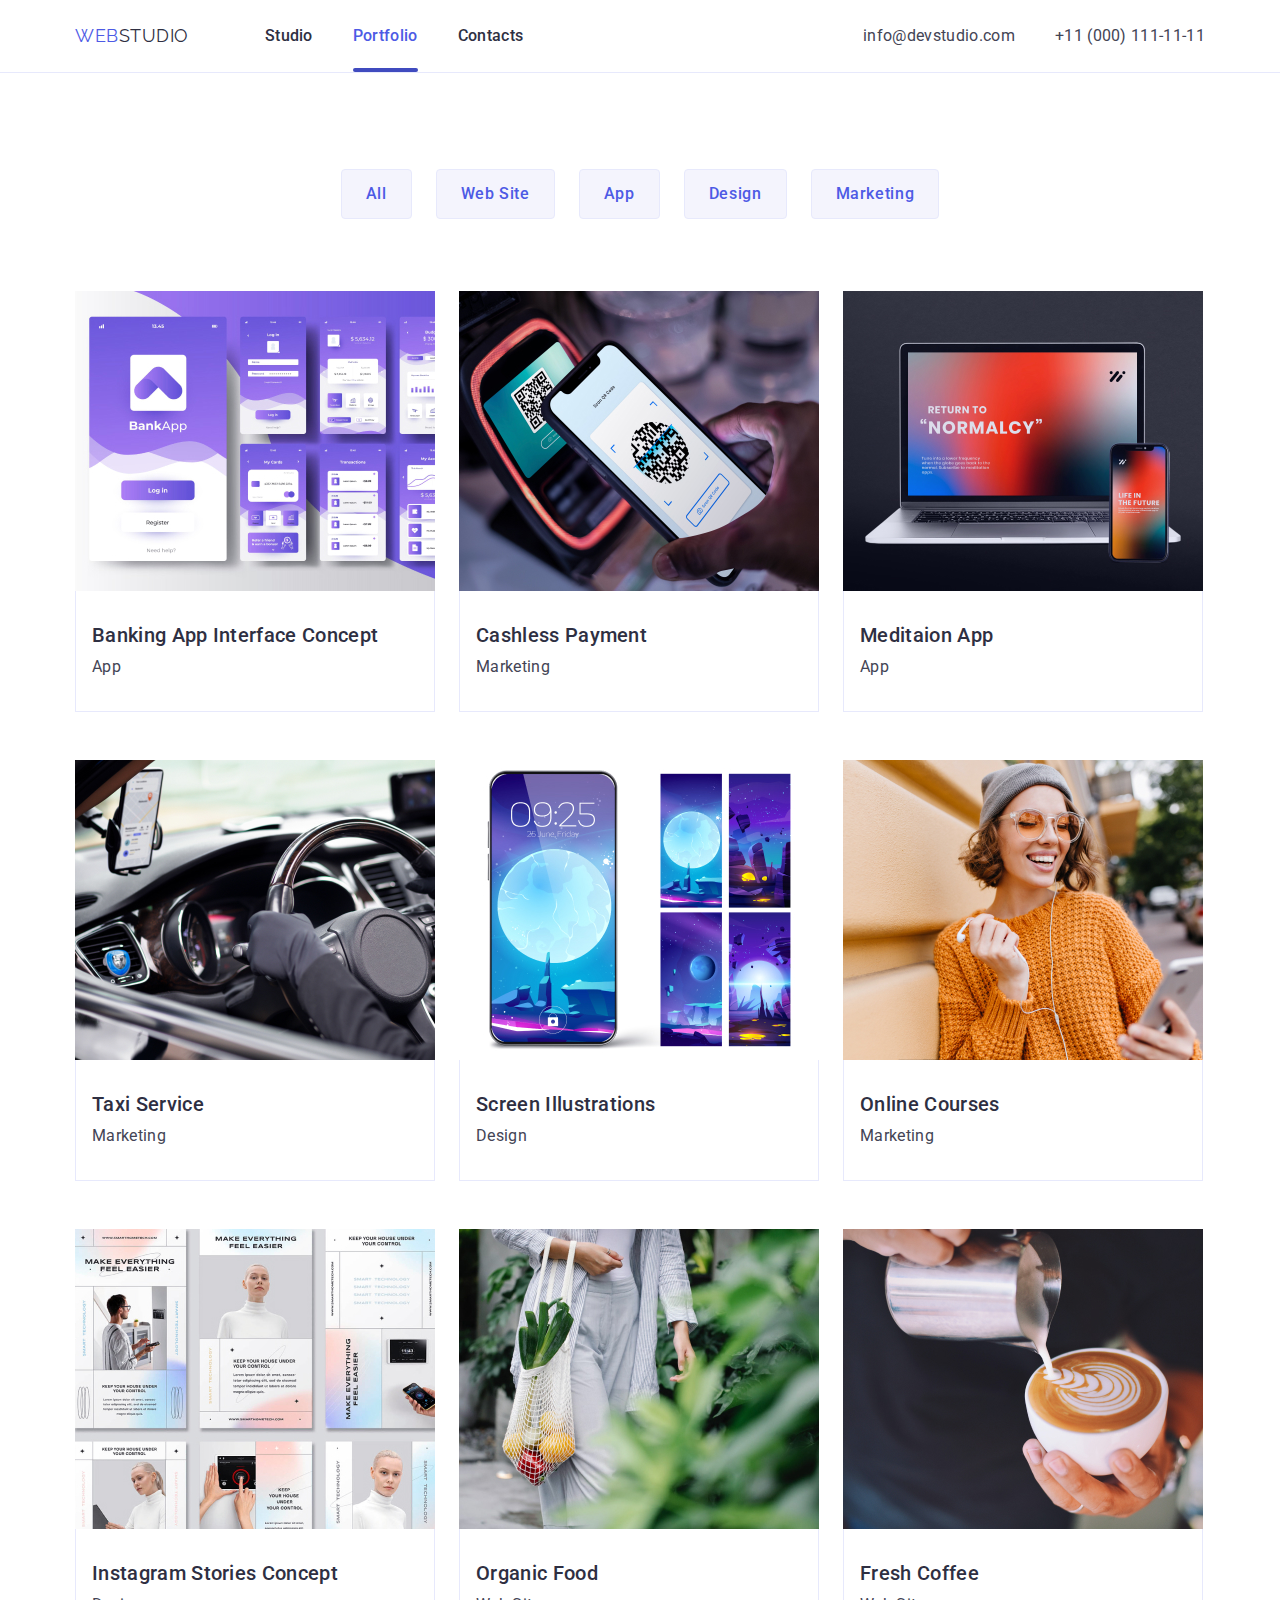
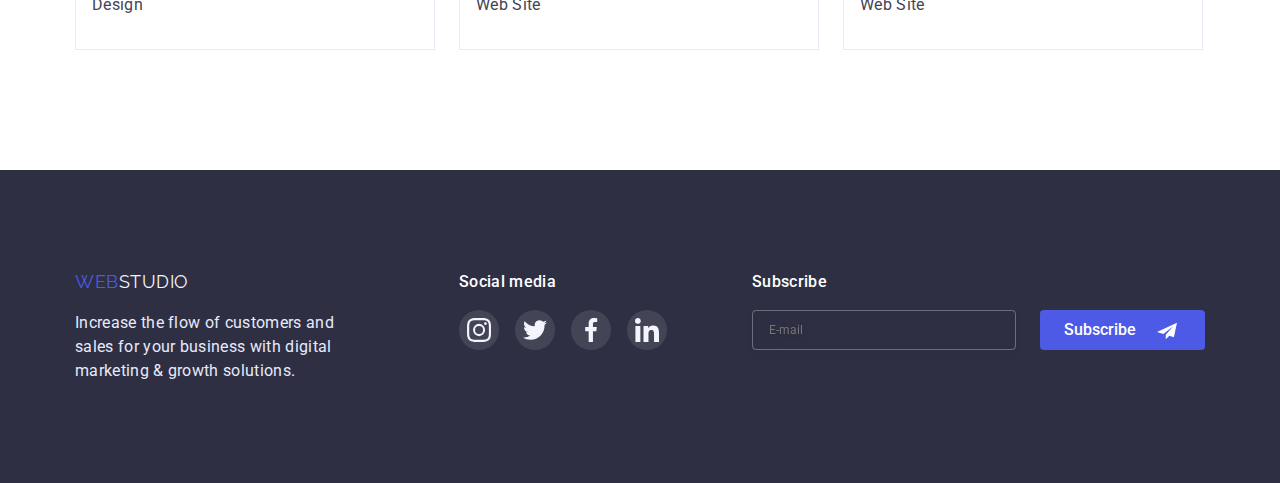
<file: portfolio.html>
<!DOCTYPE html>
<html lang="en">
<head>
    <meta charset="UTF-8">
    <meta http-equiv="X-UA-Compatible" content="IE=edge">
    <meta name="viewport" content="width=device-width, initial-scale=1.0">
    <title>Document</title>
    <link rel="preconnect" href="https://fonts.googleapis.com">
    <link rel="preconnect" href="https://fonts.gstatic.com" crossorigin>
    <link href="https://fonts.googleapis.com/css2?family=Raleway:wght@800&family=Roboto:wght@400;500;700;900&display=swap"
        rel="stylesheet">
        <link rel="stylesheet" href="https://cdnjs.cloudflare.com/ajax/libs/modern-normalize/1.1.0/modern-normalize.min.css">
    <link rel="stylesheet" href="./css/styles.css">
</head>
<body>
<header class="header-page">
    <div class="container">
        <div class="main">
            <nav class="main">
                <a class="logo" href="./index.html"><span class="accent-logo">WEB</span>STUDIO</a>
                <ul class="site-nav list">
                    <li class="item"><a href="./index.html" class="link">Studio</a></li>
                    <li class="item"><a href="./portfolio.html" class="link current">Portfolio</a></li>
                    <li class="item"><a href="" class="link">Contacts</a> </li>
                </ul>
            </nav>
            <ul class="contacts list">
                <li class="item"> <a href="mailto:info@devstudio.com" class="contacts-link">info@devstudio.com</a></li>
                <li class="item"> <a href="tel:+11(000)111-11-11" class="contacts-link">+11 (000) 111-11-11</a></li>
            </ul>
        </div>
    </div>
</header>
        <main>
            <section class="section-portfolio">
                <div class="container">
              <h1 class="filter-title">Filter</h1>
                <ul class="filter-button list">
                    <li class="item"><button type="button" class="button">All</button></li>
                    <li class="item"><button type="button" class="button">Web Site</button></li>
                    <li class="item"><button type="button" class="button">App</button></li>
                    <li class="item"><button type="button" class="button">Design</button></li>
                    <li class="item"><button type="button" class="button">Marketing</button></li>
                </ul>
              <h2 class="projects-title">Projects</h2>
                <ul class="projects list">
                    <li class="projects-elements">
                        <a href="" class="projects-link">
                            <div class="projects-thumb">
                        <img src="./images/img9.jpg" alt="interface" width="360" height="300">
                        <p class="card-overlay">
                            14 Stylish and User-Friendly App Design Concepts
                            · Task Manager App · Calorie Tracker App
                            · Exotic Fruit Ecommerce App
                            · Cloud Storage App
                        </p>
                        </div>
                        <div class="projects-card">
                            <h3 class="title">Banking App Interface Concept</h3>
                            <p class="text">App</p>
                        </div>
                        </a>
                    </li>
                    <li class="projects-elements">
                        <a href="" class="projects-link">
                            <div class="projects-thumb">
                        <img src="./images/img10.jpg" alt="phone screen" width="360" height="300">
                          <p class="card-overlay">
                            14 Stylish and User-Friendly App Design Concepts 
                            · Task Manager App · Calorie Tracker App 
                            · Exotic Fruit Ecommerce App 
                            · Cloud Storage App
                          </p>
                       </div>
                        <div class="projects-card">
                            <h3 class="title">Cashless Payment</h3>
                            <p class="text">Marketing</p>
                        </div>
                        </a>
                    </li>
                    <li class="projects-elements">
                        <a href="" class="projects-link">
                            <div class="projects-thumb">
                        <img src="./images/img11.jpg" alt="laptop screen" width="360" height="300">
                        <p class="card-overlay">
                            14 Stylish and User-Friendly App Design Concepts
                            · Task Manager App · Calorie Tracker App
                            · Exotic Fruit Ecommerce App
                            · Cloud Storage App
                        </p>
                        </div>
                        <div class="projects-card">
                            <h3 class="title">Meditaion App</h3>
                            <p class="text">App</p>
                        </div>
                        </a>
                    </li>
                    <li class="projects-elements">
                        <a href="" class="projects-link">
                            <div class="projects-thumb">
                        <img src="./images/img12.jpg" alt="car steering wheel" width="360" height="300">
                    <p class="card-overlay">
                        14 Stylish and User-Friendly App Design Concepts
                        · Task Manager App · Calorie Tracker App
                        · Exotic Fruit Ecommerce App
                        · Cloud Storage App
                    </p>
                    </div>
                        <div class="projects-card">
                        <h3 class="title">Taxi Service</h3>
                        <p class="text">Marketing</p>
                       </div>
                    </a>
                    </li>
                    <li class="projects-elements">
                        <a href="" class="projects-link">
                            <div class="projects-thumb">
                        <img src="./images/img13.jpg" alt="phone" width="360" height="300">
                    <p class="card-overlay">
                        14 Stylish and User-Friendly App Design Concepts
                        · Task Manager App · Calorie Tracker App
                        · Exotic Fruit Ecommerce App
                        · Cloud Storage App
                    </p>
                    </div>
                        <div class="projects-card">
                            <h3 class="title">Screen Illustrations</h3>
                            <p class="text">Design</p>
                        </div>
                        </a>
                    </li>
                    <li class="projects-elements">
                        <a href="" class="projects-link">
                            <div class="projects-thumb">
                        <img src="./images/img14.jpg" alt="a girl who laughs" width="360" height="300">
                    <p class="card-overlay">
                        14 Stylish and User-Friendly App Design Concepts
                        · Task Manager App · Calorie Tracker App
                        · Exotic Fruit Ecommerce App
                        · Cloud Storage App
                    </p>
                    </div>
                        <div class="projects-card">
                            <h3 class="title">Online Courses</h3>
                            <p class="text">Marketing</p>
                        </div>
                        </a>
                    </li>
                    <li class="projects-elements">
                        <a href="" class="projects-link">
                            <div class="projects-thumb">
                        <img src="./images/img15.jpg" alt="Stories Concept" width="360" height="300">
                        <p class="card-overlay">
                            14 Stylish and User-Friendly App Design Concepts
                            · Task Manager App · Calorie Tracker App
                            · Exotic Fruit Ecommerce App
                            · Cloud Storage App
                        </p>
                        </div>
                        <div class="projects-card">
                            <h3 class="title">Instagram Stories Concept</h3>
                            <p class="text">Design</p>
                        </div>
                        </a>
                    </li>
                    <li class="projects-elements">
                        <a href="" class="projects-link">
                            <div class="projects-thumb">
                        <img src="./images/img16.jpg" alt="a bag of vegetables" width="360" height="300">
                    <p class="card-overlay">
                        14 Stylish and User-Friendly App Design Concepts
                        · Task Manager App · Calorie Tracker App
                        · Exotic Fruit Ecommerce App
                        · Cloud Storage App
                    </p>
                    </div>
                        <div class="projects-card">
                            <h3 class="title">Organic Food</h3>
                            <p class="text">Web Site</p>
                        </div>
                        </a>
                    </li>
                    <li class="projects-elements">
                        <a href="" class="projects-link">
                            <div class="projects-thumb">
                        <img src="./images/img17.jpg" alt="a cup of cappuccino" width="360" height="300">
                    <p class="card-overlay">
                        14 Stylish and User-Friendly App Design Concepts
                        · Task Manager App · Calorie Tracker App
                        · Exotic Fruit Ecommerce App
                        · Cloud Storage App
                    </p>
                    </div>
                        <div class="projects-card">
                            <h3 class="title">Fresh Coffee</h3>
                            <p class="text">Web Site</p>
                        </div>
                        </a>
                    </li>
                </ul>
                </div>
            </section>
        </main>
<footer class="footer">
    <div class="container footer">
        <div class="footer-web-studio">
            <a href="./index.html" class="logo"><span class="accent-logo">WEB</span><span
                    class="footer-logo">STUDIO</span></a>
            <p class="footer-text">
                Increase the flow of customers and sales for your business with digital marketing & growth solutions.
            </p>
        </div>
        <div class="">
            <h3 class="footer-media">Social media</h3>
            <ul class="footer-social list">
                <li class="footer-socia-list">
                    <a class="footer-link" href="https://www.instagram.com/" aria-label="instagram">
                        <svg class="" width="24" height="24">
                            <use href="./images/icon.svg#icon-instagram"></use>
                        </svg>
                    </a>
                </li>
                <li class="footer-socia-list">
                    <a class="footer-link" href="https://twitter.com/" aria-label="twitter">
                        <svg class="" width="24" height="24">
                            <use href="./images/icon.svg#icon-twitter"></use>
                        </svg>
                    </a>
                </li>
                <li class="footer-socia-list">
                    <a class="footer-link" href="https://www.facebook.com/" aria-label="facebook">
                        <svg class="" width="24" height="24">
                            <use href="./images/icon.svg#icon-facebook"></use>
                        </svg>
                    </a>
                </li>
                <li class="footer-socia-list">
                    <a class="footer-link" href="https://www.linkedin.com/" aria-label="linkedin">
                        <svg class="" width="24" height="24">
                            <use href="./images/icon.svg#icon-linkedin"></use>
                        </svg>
                    </a>
                </li>
            </ul>
        </div>
        <div class="footer-subscribe">
            <p class="footer-media">Subscribe</p>
            <form class="footer-form" name="footer_form">
                <label for="">
                    <input class="footer-form-input" type="email" name="user_mail" placeholder="E-mail">
                </label>
                <div class="footer-form-nav">
                    <button class="footer-button" type="submit">Subscribe</button>
                    <svg class="icon" width="26" height="20">
                        <use href="./images/icons.svg#icon-Frame"></use>
                    </svg>
                </div>
            </form>
        </div>
    </div>
</footer>
</body>
</html>
</file>
<file: css/styles.css>
html {
    box-sizing: border-box;
}

*,
*::before,
*::after {
    box-sizing: border-box;
}
:root{
    --primary-text-color: #434455;
    --title-text-color: #2E2F42;
    --accent-color: #4D5AE5;
    --accent-color-hero-hover: #404BBF;
    --white-color: #ffffff;
    --white-text-color: #E7E9FC;
    --button-bg-color: #F4F4FD;
    --footer-bgk-color: #31D0AA;
    --customers-brends-color: #8e8f99;
    --modal-bgc-color: #FCFCFC;
    --label-color: #8E8F99;}

body {
    color: var(--primary-text-color);

    font-family: Roboto, sans-serif;
    letter-spacing: 0.02em;
    font-size: 16px;
    line-height: 1.5;
    font-weight: 400;

}

.list{list-style: none;
    margin: 0;
    padding: 0;
}

.container {
    margin-left: auto;
    margin-right: auto;
    width: 1158px;
    padding-left: 14px;
    padding-right: 14px;

}

/**
  |============================
  | studio
  |============================
*/

/*header*/ 

.header-page{
    background: var(--white-color);
    border-bottom: 1px solid var(--white-text-color);
}

.main{
  display: flex;
  align-items: center;

}

/*logo*/
.logo {
    color: var(--title-text-color);

    font-family: Raleway;
    letter-spacing: 0.03em;
    font-size: 18px;
    line-height: 1.33;
    text-decoration:none;}

.accent-logo { color: var(--accent-color);
font-family: Raleway;}

/* site-nav*/
.site-nav{
display: flex;
padding-left: 0;
margin-left: 76px;
}

.site-nav .item + .item{
    margin-left: 40px;
}

.site-nav .link.current::after{
    content: "";
    position: absolute;
    bottom: 0;
    display: block;
    width: 100%;
    height: 4px;

    background-color: var(--accent-color-hero-hover);
    border-radius: 2px;
}

.site-nav .link {
    position: relative;
    display: block;
    padding-top: 24px;
    padding-bottom: 24px;

    color: var(--title-text-color);

    font-weight: 500;
    font-size: 16px;
    line-height: 1.5;
    text-decoration: none;
    transition: 250ms cubic-bezier(0.4, 0, 0.2, 1);
}

.site-nav .link:hover, 
.site-nav .link:focus {
    color: var(--accent-color);}

.site-nav .link.current {
    color: var(--accent-color);}

/*contacts*/
.contacts{
    display: flex;
    margin-left: auto;
}
.contacts .item + .item{
    margin-left: 40px;
}
.contacts-link{
    color: var(--primary-text-color);
    text-decoration: none;
    transition: 250ms cubic-bezier(0.4, 0, 0.2, 1);
}
.contacts-link:hover,
.contacts-link:focus{
    color: var(--accent-color);}


/* hero*/
.hero{
    padding-top: 188px;
    padding-bottom: 188px;
    margin-left: auto;
    margin-right: auto;

    background: var(--title-text-color);

    height: 600px;
    max-width: 1440px;

    background-image: linear-gradient(to right,
    rgba(46, 47, 66, 0.7),
    rgba(46, 47, 66, 0.7)),
    url(../images/people-office\ 1.jpg);
    background-repeat: no-repeat;
    background-position: center;
    background-size: cover
    ;
}

.hero-title {
   margin-top: 0;
   margin-bottom: 48px;
   margin-left: auto;
   margin-right: auto;
   text-align: center;
   width: 494px;

    color: var(--white-color);

    font-style: normal;
    font-weight: 700;
    font-size: 56px;
    line-height: 1.07;
}

.button-hero {
    padding-left: 32px;
    padding-right: 32px;
    padding-top: 16px;
    padding-bottom: 16px;
    margin: 0 auto;
    display: block;
    color: var(--white-color);

    letter-spacing: 0.04em;
    background: var(--accent-color);
    border: transparent;
    border-radius: 4px;

    font-weight: 500;
    font-size: 16px;
    line-height: 1.5;
    align-items: center;
    cursor: pointer;
    text-align: center;
    transition: 250ms cubic-bezier(0.4, 0, 0.2, 1);
}

.button-hero:hover{
    background-color: var(--accent-color-hero-hover);
}


/*section*/
.section {
    padding-top: 120px;
    padding-bottom: 120px
}

.section.padding{
    padding-top: 0;
}

.section.team{
    background: var(--button-bg-color);
}

.section-title {
    margin-bottom: 72px;
    margin-top: 0;

    color: var(--title-text-color);

    font-weight: 700;
    font-size: 36px;
    line-height: 1.11;
    text-align: center;
    text-transform: capitalize;}

/*advantages*/

.icon-list{
    display: flex;
    align-items: center;
    justify-content: center;
    border-radius: 4px;
    width: 264px;
    height: 112px;
    background-color: var(--button-bg-color);
}

.advantages{
    display: flex;
}

.advantages .item +.item {
    margin-left: 24px;
}

.icon-list {
    display: flex;
    align-items: center;
    justify-content: center;
    border-radius: 4px;
    width: 264px;
    height: 112px;
    background-color: var(--button-bg-color);
}

.advantages .title{
    width: 264px;

    margin-bottom: 8px;
    margin-top: 8px;

    color: var(--title-text-color);

    font-weight: 500;
    font-size: 20px;
    line-height: 1.2;}

.section-title.none{
        display: none;
    }

.advantages .text{
    margin-bottom: 0;
    margin-top: 0;
    width: 264px;
    }

 /*work*/
.work{
    display: flex;
}
 .work .item{
    margin-right: 24px;
    padding-bottom: 0;

    width: 360px;
    height: 300px;
    
    background: linear-gradient(0deg, rgba(77, 90, 229, 0.1), rgba(77, 90, 229, 0.1)), url(2368.jpg);
    background-blend-mode: soft-light, normal;
    
    border: 1px solid var(--white-text-color);
 }
.work .item:nth-child(3n){
    margin-right: 0;
}

/*team*/
.section.team{
    background-color: var(--button-bg-color);
    margin-bottom: 0;
    padding-top: 120px;
    padding-bottom: 120px;
}

.team{
    display: flex;
}

.team .item{
    margin-right: 24px;

    width: 264px;

    background: var(--white-color);
    box-shadow: 0px 1px 6px rgba(46, 47, 66, 0.08), 0px 1px 1px rgba(46, 47, 66, 0.16), 0px 2px 1px rgba(46, 47, 66, 0.08);
    border-radius: 0px 0px 4px 4px;
}

.team .item:nth-child(4n){
    margin-right: 0;
}

.team-card{
    margin-top: 0;
    padding-top: 32px;
    padding-bottom: 32px;

    }

        .team .title {
            margin: 0;
            margin-bottom: 8px;

            line-height: 24px;
            letter-spacing: 0.02em;
            font-weight: 500;
            font-size: 20px;
            line-height: 1.2;
            text-align: center;
    
        }
    
        .team .text {
            margin: 0;
            margin-bottom: 8px;

            letter-spacing: 0.02em;
            font-weight: 400;
            font-size: 16px;
            line-height: 1.5;
            text-align: center;
        }

        img{
            display: block;
            max-width: 100%;
            height: auto;
        }

.social{
    display: flex;
    margin-bottom: 0;
    align-items: center;
    justify-content: center;
}

.social .team-social + .team-social{
    margin-left: 24px;
}

.link-social{
    display: flex;
    align-items: center;
    justify-content: center;
    width: 40px;
    height: 40px;
    background-color: var(--accent-color);
    border-radius: 50%;
    transition: background-color 250ms 
    cubic-bezier(0.4, 0, 0.2, 1);
}

.link-social:hover{
    background-color: var(--accent-color-hero-hover);
}

/*customers*/

.customers{
    display: flex;
    align-items: center;
    justify-content: center;
}

.customers .customers-item + .customers-item{
    margin-left: 24px;
}

.customers-link{
    display: flex;
    align-items: center;
    justify-content: center;
    width: 168px;
    height: 88px;
    
    border: 1px solid var(--customers-brends-color);
    border-radius: 4px;
    color: var(--customers-brends-color);
    transition: 250ms cubic-bezier(0.4, 0, 0.2, 1);
}

.customers-link:hover,
.customers-link:focus{
    color: var(--accent-color-hero-hover);
    border: 1px solid var(--accent-color-hero-hover);
    border-radius: 4px;
}

.customers-icon {
    fill: currentColor;
    transition: 250ms cubic-bezier(0.4, 0, 0.2, 1);
}

.customers-icon:hover{
    color: var(--accent-color-hero-hover);
}

/*backdrop*/

.backdrop{
    position: fixed;
    top: 0;
    left: 0;
    width: 100%;
    height: 100%;

    background: rgba(46, 47, 66, 0.4);
    transition: 250ms cubic-bezier(0.4, 0, 0.2, 1);
}

.backdrop.is-hidden{
    visibility: hidden;
    opacity: 0;
    pointer-events: none;
}

.modal{
    position: absolute;
    top: 50%;
    left: 50%;
    transform: translate(-50%, -50%);
    height: 576px;
    width: 408px;
    
    padding: 24px;
    background: var(--modal-bgc-color);
    box-shadow: 0px 1px 1px rgba(0, 0, 0, 0.14), 0px 1px 3px rgba(0, 0, 0, 0.12), 0px 2px 1px rgba(0, 0, 0, 0.2);
    border-radius: 4px;
    
}

.modal-button{
    position: absolute;
    display: flex;
    align-items: center;
    justify-content: center;
    width: 24px;
    height: 24px;
    top: 24px;
    right: 24px;
    border-radius: 50%;
    background-color: var(--white-text-color);
    border: 1px solid rgba(0, 0, 0, 0.1);
    transition: 250ms cubic-bezier(0.4, 0, 0.2, 1);
}

.modal-button-icon{
    fill: black;
}

.modal-button:hover{
    background-color: var(--accent-color);
}

.modal-button-icon:hover{
    fill: var(--white-color);
}

.modal-title{
    display: block;
    margin-top: 48px;

    font-weight: 500;
    font-size: 16px;
    line-height: 1.5;
    text-align: center;
    letter-spacing: 0.02em;

    color: var(--title-text-color);
}

.order-form-label{
    display: block;
    margin-bottom: 4px;
    font-weight: 400;
    font-size: 12px;
    line-height: 1.3;
    letter-spacing: 0.04em;

    color: var(--customers-brends-color);
}

.order-form-group{
    position: relative;
    margin-bottom: 8px;

}

.order-form-field{
    display: block;
    width: 100%;
    height: 40px;
    padding: 6px 42px;

    border: 1px solid rgba(33, 33, 33, 0.2);
    border-radius: 4px;
    outline: transparent;
    transition: 250ms cubic-bezier(0.4, 0, 0.2, 1);
}

.order-form-field:focus{
    border-color: var(--accent-color-hero-hover);
}

.order-form-icon{
    position: absolute;
    top: 50%;
    transform: translateY(-50%);
    left: 19px;
    pointer-events: none;
    transition: 250ms cubic-bezier(0.4, 0, 0.2, 1);
}

.order-form-field:focus + .order-form-icon{
    fill: var(--accent-color);
}

.order-form-comment{
    display: block;
    width: 100%;
    height: 120px;
    padding: 16px;

    border: 1px solid rgba(33, 33, 33, 0.2);
    border-radius: 4px;
    outline: transparent;
    resize: none;

    font-weight: 400;
    font-size: 12px;
    line-height: 1.3;
    letter-spacing: 0.04em;
    transition: 250ms cubic-bezier(0.4, 0, 0.2, 1);
}

.order-form-comment::placeholder{
    color: rgba(117, 117, 117, 0.5);
}

.order-form-comment:focus {
    border-color: var(--accent-color-hero-hover);
}

.order-form-agreement{
    position: relative;
    display: flex;
    align-items: center;
    justify-content: center;
    margin-top: 16px;
    margin-bottom: 24px;
}

.order-form-checkbox{
    appearance: none;
    margin-right: 10px;

    width: 16px;
    height: 16px;

    border: 1px solid var(--title-text-color);
    border-radius: 2px;
    transition: 250ms cubic-bezier(0.4, 0, 0.2, 1);
}

.checkbox-icon{
    position: absolute;
    top: 10%;
    left: 3%;
    pointer-events: none;
    transition: 250ms cubic-bezier(0.4, 0, 0.2, 1);
    fill: var(--modal-bgc-color);
}

.order-form-desc{
    font-weight: 400;
    font-size: 12px;
    line-height: 1.3;
    letter-spacing: 0.04em;
    
    color: var(--primary-text-color);
}

.order-form-checkbox:checked{
    background-color: var(--accent-color);
    border-color: var(--accent-color);
}

.order-form-link{
    color: var(--accent-color);
    text-decoration: underline;
}

.order-form-btn{
    display: block;
    margin-left: auto;
    margin-right: auto;
    width: 169px;
    height: 56px;
 
    color: var(--white-color);
    background: var(--accent-color);
    box-shadow: 0px 4px 4px rgba(0, 0, 0, 0.15);
    border-radius: 4px;
    border: transparent;
}

/* footer*/

.footer{
    background-color: var(--title-text-color);
}

.footer-web-studio{
    margin-right: 120px;
}

.footer .logo {

    padding-top: 0;
    padding-bottom: 0;
    color: var(--button-bg-color);
    font-family: Raleway;
        }

.footer-text{
    margin-bottom: 0;
    margin-top: 16px;
    width: 264px;

    color: var(--white-text-color);}

.container.footer{
    display: flex;
    padding-top: 100px;
    padding-bottom: 100px;
}

.footer-media{
    margin: 0;
    margin-bottom: 16px;

    color: var(--white-color);

    font-weight: 500;
    font-size: 16px;
    line-height: 1.5;
    letter-spacing: 0.02em;
}

.footer-social{
    display: flex;
}

.footer-social .footer-socia-list + .footer-socia-list{
    margin-left: 16px;
}

.footer-link{
    display: flex;
    align-items: center;
    justify-content: center;

    width: 40px;
    height: 40px;
    background: rgba(255, 255, 255, 0.1);
    border-radius: 50%;
    transition: 250ms cubic-bezier(0.4, 0, 0.2, 1);
}

.footer-link:hover,
.footer-link:focus{
    background: var(--footer-bgk-color);
}

.footer-subscribe{
    margin-left: 85px;
}

.footer-form{
    display: flex;
    justify-content: center;
    gap: 24px;
}

.footer-form-input{
    padding-left: 16px;
    width: 264px;
    height: 40px;

    color: var(--white-color);
    font-weight: 400;
    font-size: 12px;
    line-height: 2em;
    background-color: transparent;
    border: 1px solid rgba(255, 255, 255, 0.3);
    filter: drop-shadow(0px 4px 4px rgba(0, 0, 0, 0.15));
    border-radius: 4px;
}

.footer-form-input::placeholder{
    opacity: 1;

    font-weight: 400;
    font-size: 12px;
    line-height: 2em;
}

.footer-form-nav{
    position: relative;
}

.footer-button{
    position: relative;
    display: flex;
    padding: 8px 24px;
    gap: 16px;
    width: 165px;
    height: 40px;

    font-weight: 500;
    font-size: 16px;
    line-height: 1.5;
    color: var(--white-color);

    background-color: var(--accent-color);
    border: transparent;
    border-radius: 4px;
}

.footer-form-nav .icon{
    position: absolute;
    top: 28%;
    right: 15%;
    pointer-events: none; 
}

 /**
   |============================
   | portfolio
   |============================
 */

.section-portfolio{
    padding-top: 96px;
    padding-bottom: 120px;
}

/*filter*/
.filter-title {
    display: none;
}
.projects-title{
    display: none;
}

.filter-button{
    display: flex;
    justify-content: center;
    margin-top: 0;
    margin-bottom: 72px; 
    flex-direction: row;
    text-align: center;

}

.filter-button .item + .item {
    margin-left: 24px;

}

.button{
    min-width: 69px;
    padding-left: 24px;
    padding-right: 24px;
    padding-top: 12px;
    padding-bottom: 12px;
   

    color: var(--accent-color);
    background-color: var(--button-bg-color);
    border-radius: 4px;
    border: 1px solid var(--white-text-color);
   
    font-weight: 500;
    font-size: 16px;
    line-height: 1.5;
    align-items: center;
    text-align: center;
    letter-spacing: 0.04em;
    cursor: pointer;
    transition: 250ms cubic-bezier(0.4, 0, 0.2, 1);
}

.button:hover,
.button:focus{
    background-color: var(--accent-color);
    color: var(--white-color);
    box-shadow: 0px 3px 1px rgba(0, 0, 0, 0.1), 
    0px 2px 1px rgba(0, 0, 0, 0.08),
    0px 2px 2px rgba(0, 0, 0, 0.12);
    border-radius: 4px;
}

/*projects*/

.projects{
    display: flex;
    flex-wrap: wrap;
}

.projects-elements{
    display: block;
    width: 360px;
    margin-right: 24px;
    margin-bottom: 48px;
    
}

.projects-link{
    display: block;
    text-decoration: none;
    transition: 250ms cubic-bezier(0.4, 0, 0.2, 1);
}

.projects-link:hover
.projects-link:focus{
    box-shadow: 0px 1px 6px 
    rgba(46, 47, 66, 0.08), 0px 1px 1px 
    rgba(46, 47, 66, 0.16), 0px 2px 1px 
    rgba(46, 47, 66, 0.08);
}

.projects-elements:nth-child(3n){
    margin-right: 0;
}

.projects-elements:nth-last-child(-n+3){
    margin-bottom: 0;
}

.projects-card{
    padding-top: 32px;
    padding-bottom: 32px;
    padding-left: 16px;
    margin-top: 0;

        border-right-width: 1px;
        border-right-style: solid;
        border-right-color: var(--white-text-color);
    
        border-left-width: 1px;
        border-left-style: solid;
        border-left-color: var(--white-text-color);
    
        border-bottom-width: 1px;
        border-bottom-style: solid;
        border-bottom-color: var(--white-text-color);
}

.projects .title{
    margin-bottom: 8px;
    margin-top: 0;
    color: var(--title-text-color);

    font-weight: 500;
    font-size: 20px;
    line-height: 1.2;}
.projects .text{
    margin: 0;
    color: var(--primary-text-color);

    font-weight: 400;
    font-size: 16px;
    line-height: 1.5;}

.projects-thumb{
    position: relative;
    display: block;
    overflow: hidden;
   
}

.card-overlay{
    position: absolute;
    top: 0;
    left: 0;
    margin: 0;
    width: 100%;
    height: 100%;
    transform: translate(0%, 100%);

    padding: 40px 32px 164px 32px;
    
        background-color: var(--accent-color-hero-hover);
        font-size: 16px;
        line-height: 1.5;
        letter-spacing: 0.02em;
        color: var(--button-bg-color);
        transition: 250ms cubic-bezier(0.4, 0, 0.2, 1);
}

.projects-thumb:hover .card-overlay,
.projects-thumb:focus .card-overlay{
    transform: translate(0%, 0%);
}

.projects-link:hover .card-overlay,
.projects-link:focus .card-overlay{
    transform: translate(0%, 0%);
}
</file>
